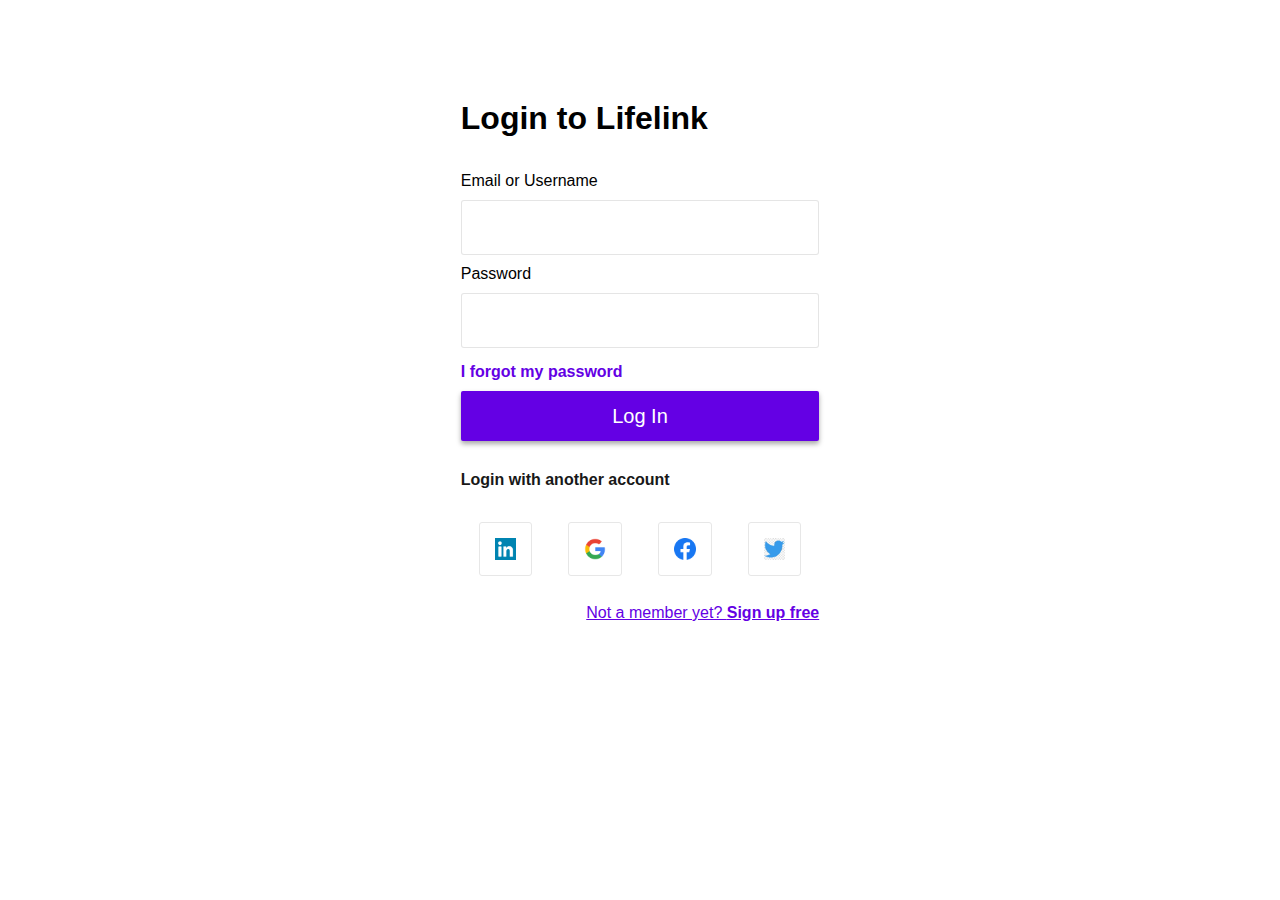
<file: Project4/index.html>
<!DOCTYPE html>
<html lang="en">
<head>
  <meta charset="UTF-8">
  <meta name="viewport" content="width=device-width, initial-scale=1.0">
  <meta http-equiv="X-UA-Compatible" content="ie=edge">
  <title>Document</title>
  <link rel="stylesheet" href="style.css">
  <link rel="stylesheet" href="https://stackpath.bootstrapcdn.com/font-awesome/4.7.0/css/font-awesome.min.css">
</head>
<body>
  <div class="container">
    <div class="header">
      <h1>Login to Lifelink</h1>
    </div>
    <form action="">
      <label for="">Email or Username</label>
      <input type="text" name="" id="">
      <label for="">Password</label>
      <input type="password" name="" id="">
      <a href="#">I forgot my password</a>
      <input type="submit" value="Log In">
    </form>
    <div class="footer">
      <h3>Login with another account</h3>
      <div class="images">
        <img src="images/1.png" alt="">
        <img src="images/2.png" alt="">
        <img src="images/3.png" alt="">
        <img src="images/5.jpg" alt="">
      </div>
      <a href="#">Not a member yet? <strong>Sign up free</strong></a>
    </div>
  </div>
</body>
</html>
</file>
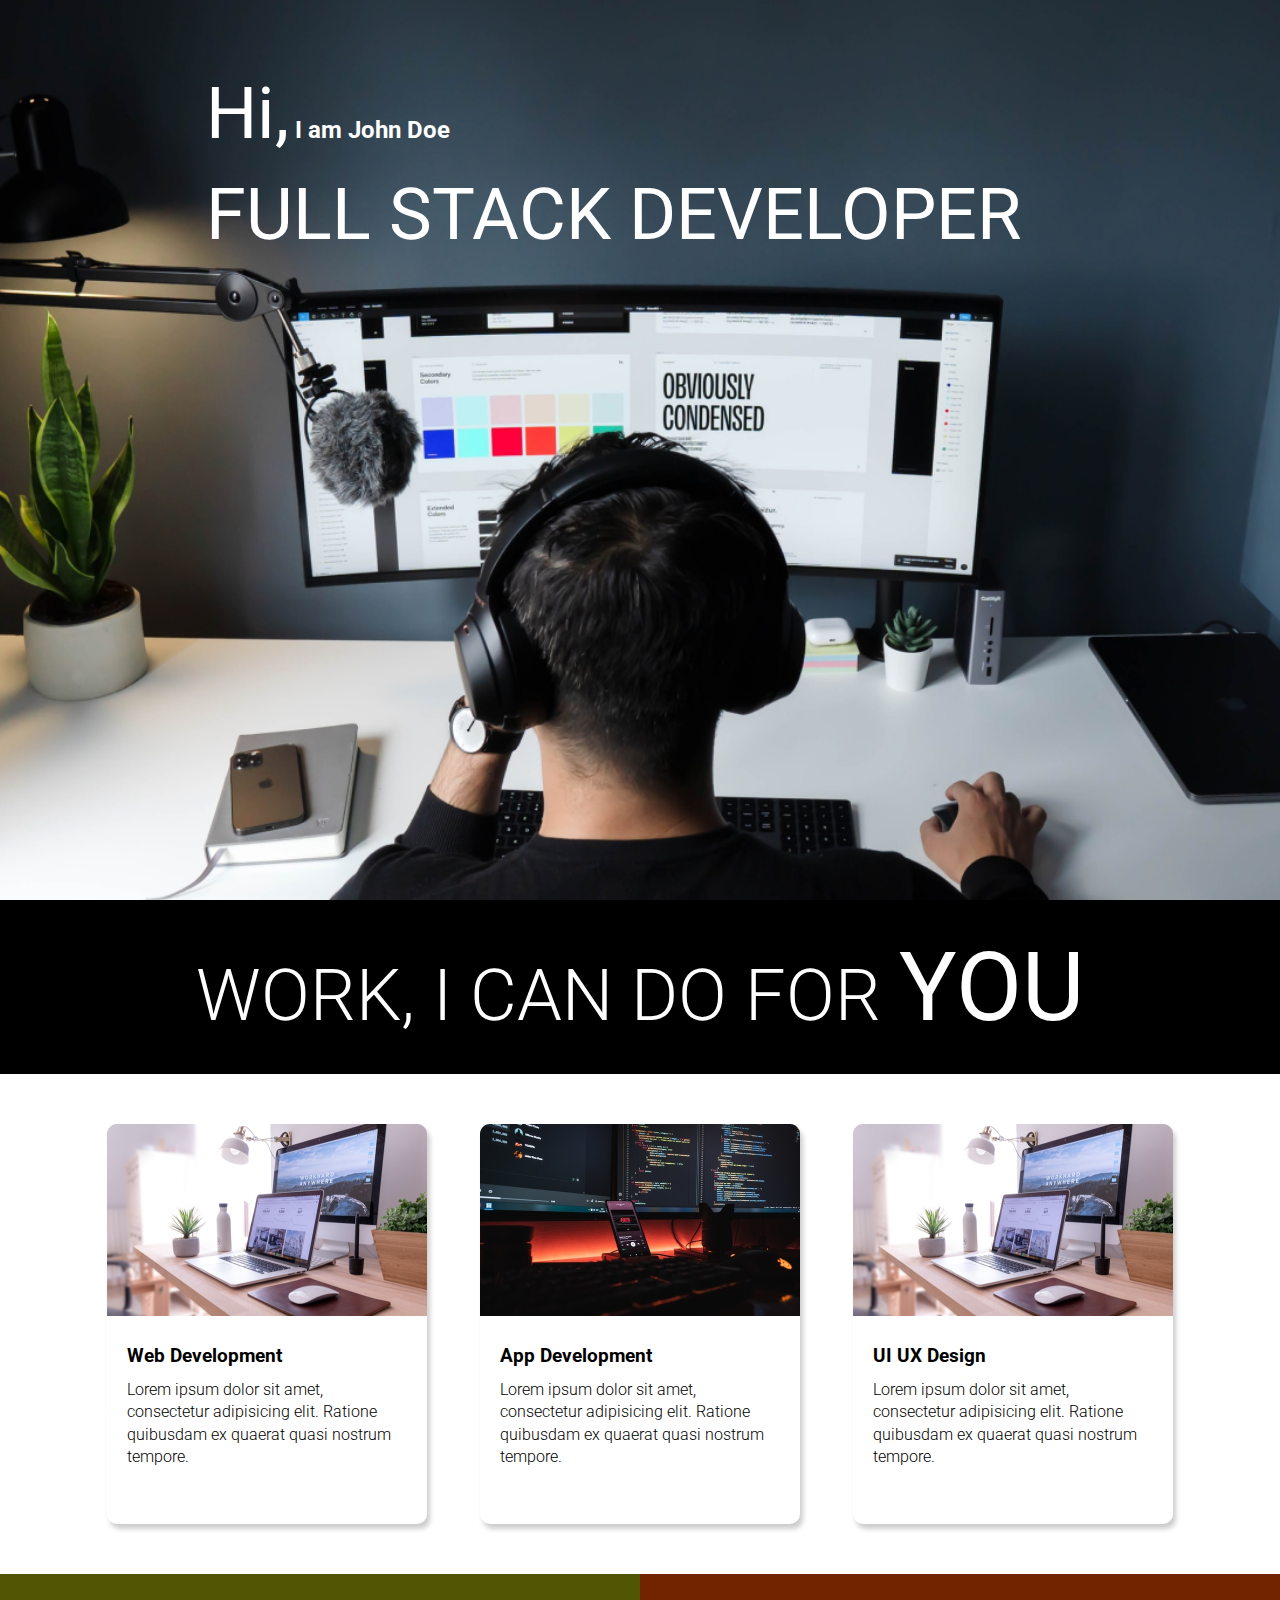
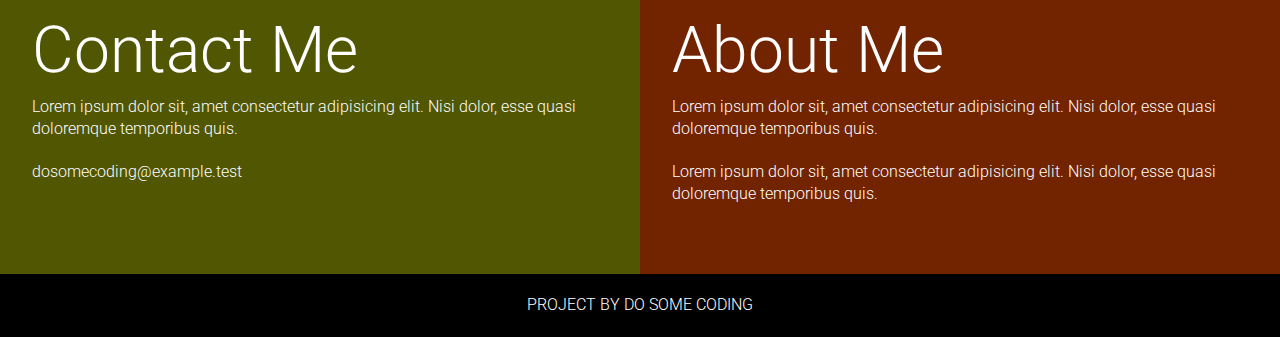
<file: Project5/index.html>
<!DOCTYPE html>
<html lang="en">
  <head>
    <meta charset="UTF-8" />
    <meta http-equiv="X-UA-Compatible" content="IE=edge" />
    <meta name="viewport" content="width=device-width, initial-scale=1.0" />
    <title>Developer | Landing Page</title>
    <link rel="stylesheet" href="style.css" />
  </head>
  <body>
    <section class="hero_section">
      <div class="text_container">
        <h2><span class="lg_text">Hi,</span> I am John Doe</h2>
        <h1 class="lg_text">FULL STACK DEVELOPER</h1>
      </div>
    </section>
    <section class="black_box">
      <h2>WORK, I CAN DO FOR <span>YOU</span></h2>
    </section>
    <section class="work">
      <div class="grid_item">
        <div class="card">
          <div class="image_container">
            <img src="images/web.png" alt="web development" />
          </div>
          <div class="card_content">
            <h3>Web Development</h3>
            <p>
              Lorem ipsum dolor sit amet, consectetur adipisicing elit. Ratione
              quibusdam ex quaerat quasi nostrum tempore.
            </p>
          </div>
        </div>
      </div>
      <div class="grid_item">
        <div class="card">
          <div class="image_container">
            <img src="images/mobile.png" alt="app development" />
          </div>
          <div class="card_content">
            <h3>App Development</h3>
            <p>
              Lorem ipsum dolor sit amet, consectetur adipisicing elit. Ratione
              quibusdam ex quaerat quasi nostrum tempore.
            </p>
          </div>
        </div>
      </div>
      <div class="grid_item">
        <div class="card">
          <div class="image_container">
            <img src="images/web.png" alt="web development" />
          </div>
          <div class="card_content">
            <h3>UI UX Design</h3>
            <p>
              Lorem ipsum dolor sit amet, consectetur adipisicing elit. Ratione
              quibusdam ex quaerat quasi nostrum tempore.
            </p>
          </div>
        </div>
      </div>
    </section>
    <section class="bottom_section">
      <div class="contact">
        <h2>Contact Me</h2>
        <p>
          Lorem ipsum dolor sit, amet consectetur adipisicing elit. Nisi dolor,
          esse quasi doloremque temporibus quis.
        </p>
        <p>dosomecoding@example.test</p>
      </div>
      <div class="about">
        <h2>About Me</h2>

        <p>
          Lorem ipsum dolor sit, amet consectetur adipisicing elit. Nisi dolor,
          esse quasi doloremque temporibus quis.
        </p>
        <p>
          Lorem ipsum dolor sit, amet consectetur adipisicing elit. Nisi dolor,
          esse quasi doloremque temporibus quis.
        </p>
      </div>
    </section>
    <footer>Project By do some coding</footer>
  </body>
</html>
</file>
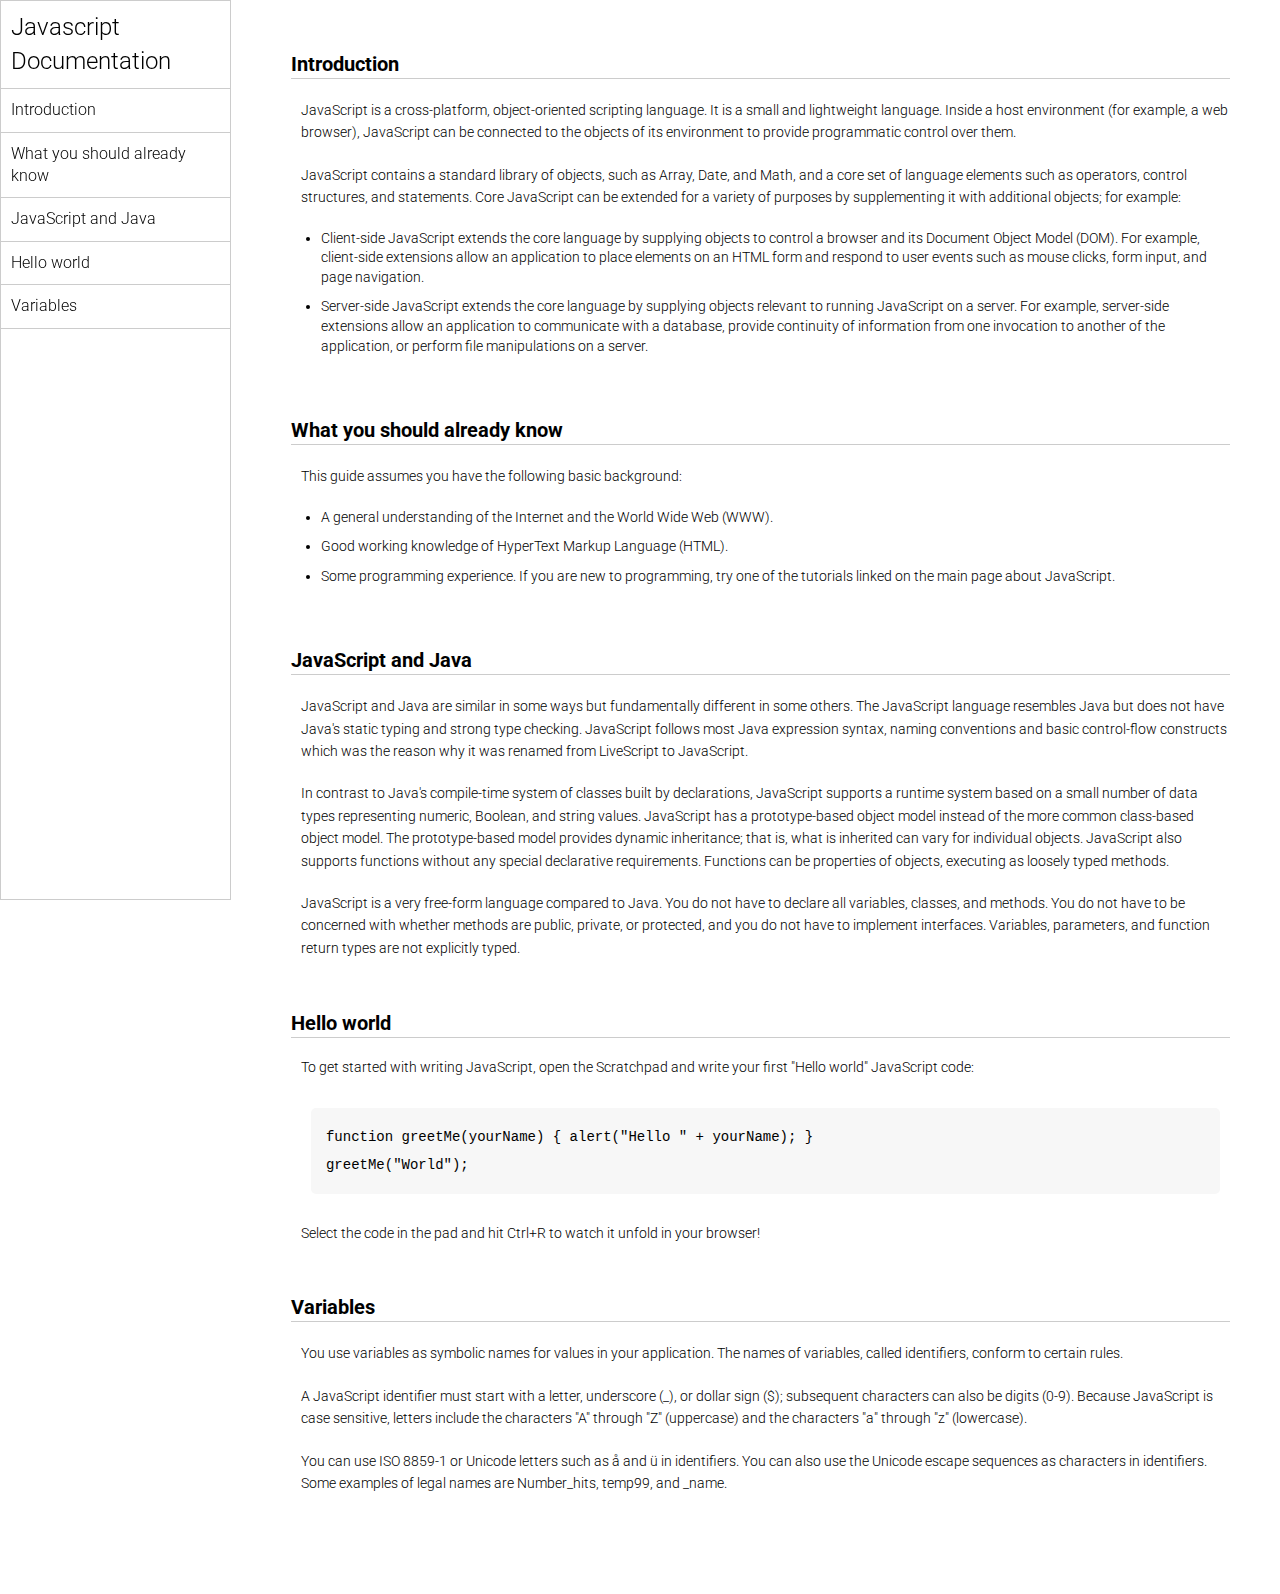
<file: Project6/index.html>
<!DOCTYPE html>
<html lang="en">
  <head>
    <meta charset="UTF-8" />
    <meta http-equiv="X-UA-Compatible" content="IE=edge" />
    <meta name="viewport" content="width=device-width, initial-scale=1.0" />
    <title>Javascript Documentation</title>
    <link rel="stylesheet" href="style.css" />
    <link rel="stylesheet" href="style.css" />
  </head>
  <body>
    <header>
      <nav>
        <h1>Javascript Documentation</h1>
        <ul>
          <a href="#Introduction"><li>Introduction</li></a>
          <a href="#What_you_should_already_know"
            ><li>What you should already know</li></a
          >
          <a href="#JavaScript_and_Java"><li>JavaScript and Java</li></a>
          <a href="#Hello_world"><li>Hello world</li></a>
          <a href="#Variables"><li>Variables</li></a>
        </ul>
      </nav>
    </header>
    <main>
      <section id="Introduction">
        <h2>Introduction</h2>
        <article>
          <p>
            JavaScript is a cross-platform, object-oriented scripting language.
            It is a small and lightweight language. Inside a host environment
            (for example, a web browser), JavaScript can be connected to the
            objects of its environment to provide programmatic control over
            them.
          </p>

          <p>
            JavaScript contains a standard library of objects, such as Array,
            Date, and Math, and a core set of language elements such as
            operators, control structures, and statements. Core JavaScript can
            be extended for a variety of purposes by supplementing it with
            additional objects; for example:
          </p>
          <ul>
            <li>
              Client-side JavaScript extends the core language by supplying
              objects to control a browser and its Document Object Model (DOM).
              For example, client-side extensions allow an application to place
              elements on an HTML form and respond to user events such as mouse
              clicks, form input, and page navigation.
            </li>
            <li>
              Server-side JavaScript extends the core language by supplying
              objects relevant to running JavaScript on a server. For example,
              server-side extensions allow an application to communicate with a
              database, provide continuity of information from one invocation to
              another of the application, or perform file manipulations on a
              server.
            </li>
          </ul>
        </article>
      </section>
      <section id="What_you_should_already_know">
        <h2>What you should already know</h2>
        <article>
          <p>This guide assumes you have the following basic background:</p>

          <ul>
            <li>
              A general understanding of the Internet and the World Wide Web
              (WWW).
            </li>
            <li>Good working knowledge of HyperText Markup Language (HTML).</li>
            <li>
              Some programming experience. If you are new to programming, try
              one of the tutorials linked on the main page about JavaScript.
            </li>
          </ul>
        </article>
      </section>
      <section id="JavaScript_and_Java">
        <h2>JavaScript and Java</h2>
        <article>
          <p>
            JavaScript and Java are similar in some ways but fundamentally
            different in some others. The JavaScript language resembles Java but
            does not have Java's static typing and strong type checking.
            JavaScript follows most Java expression syntax, naming conventions
            and basic control-flow constructs which was the reason why it was
            renamed from LiveScript to JavaScript.
          </p>

          <p>
            In contrast to Java's compile-time system of classes built by
            declarations, JavaScript supports a runtime system based on a small
            number of data types representing numeric, Boolean, and string
            values. JavaScript has a prototype-based object model instead of the
            more common class-based object model. The prototype-based model
            provides dynamic inheritance; that is, what is inherited can vary
            for individual objects. JavaScript also supports functions without
            any special declarative requirements. Functions can be properties of
            objects, executing as loosely typed methods.
          </p>
          <p>
            JavaScript is a very free-form language compared to Java. You do not
            have to declare all variables, classes, and methods. You do not have
            to be concerned with whether methods are public, private, or
            protected, and you do not have to implement interfaces. Variables,
            parameters, and function return types are not explicitly typed.
          </p>
        </article>
      </section>
      <section id="Hello_world">
        <h2>Hello world</h2>
        <article>
          To get started with writing JavaScript, open the Scratchpad and write
          your first "Hello world" JavaScript code:
          <code
            >function greetMe(yourName) { alert("Hello " + yourName); }
            greetMe("World");
          </code>

          Select the code in the pad and hit Ctrl+R to watch it unfold in your
          browser!
        </article>
      </section>
      <section id="Variables">
        <h2>Variables</h2>
        <article>
          <p>
            You use variables as symbolic names for values in your application.
            The names of variables, called identifiers, conform to certain
            rules.
          </p>
          <p>
            A JavaScript identifier must start with a letter, underscore (_), or
            dollar sign ($); subsequent characters can also be digits (0-9).
            Because JavaScript is case sensitive, letters include the characters
            "A" through "Z" (uppercase) and the characters "a" through "z"
            (lowercase).
          </p>
          <p>
            You can use ISO 8859-1 or Unicode letters such as å and ü in
            identifiers. You can also use the Unicode escape sequences as
            characters in identifiers. Some examples of legal names are
            Number_hits, temp99, and _name.
          </p>
        </article>
      </section>
    </main>
  </body>
</html>
</file>
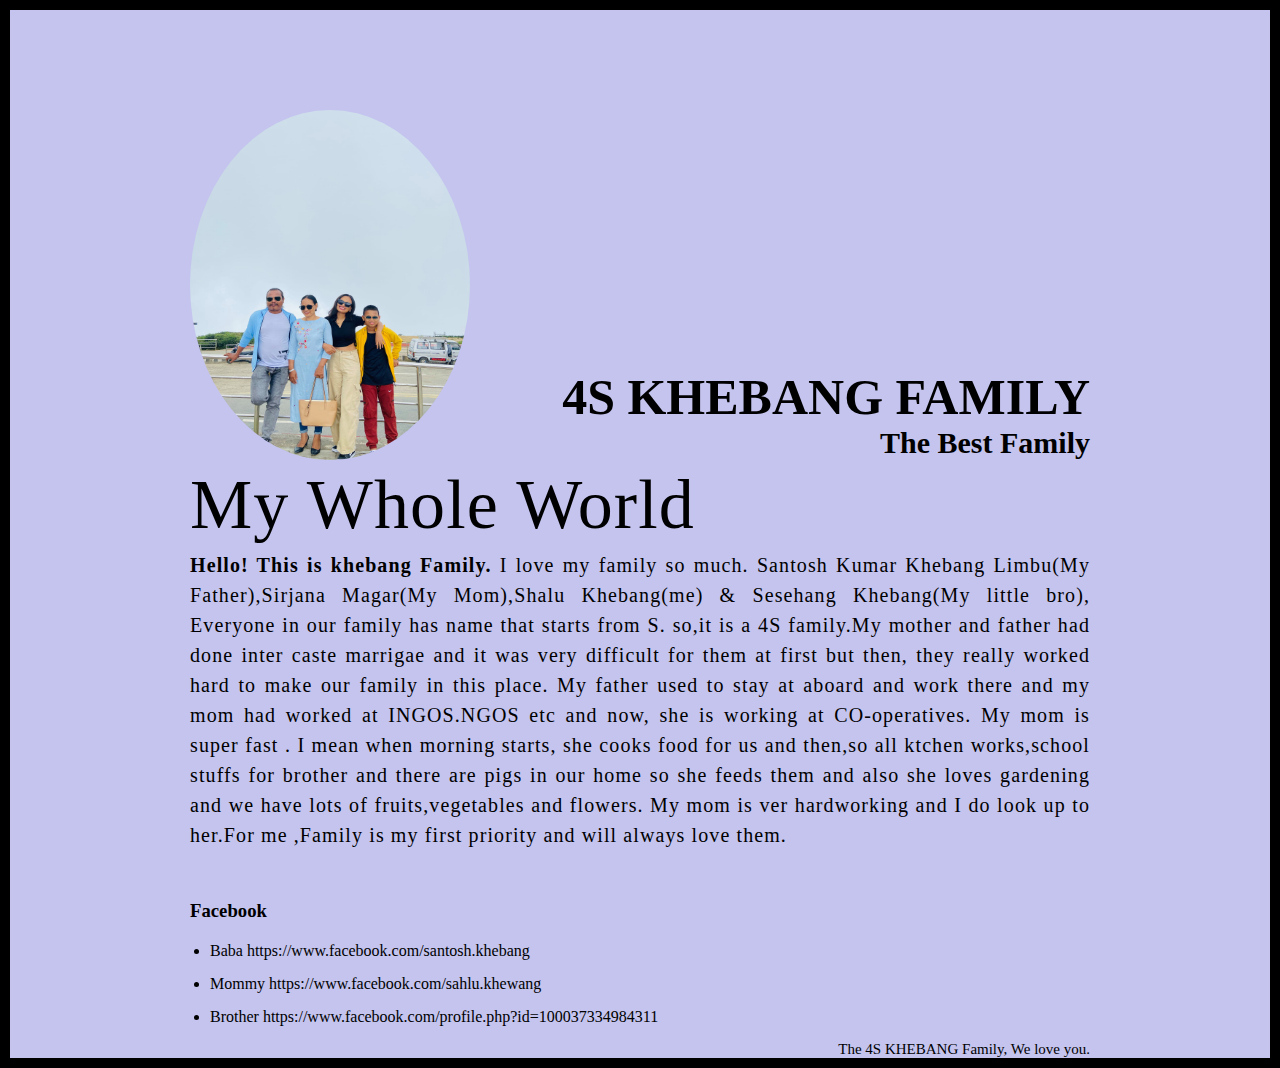
<file: Project1/Tribute.html>
<!DOCTYPE html>
<html lang="en">
<head>
    <meta charset="UTF-8">
    <meta name="viewport" content="width=device-width, initial-scale=1.0">
    <link href="tribute.css" rel="stylesheet">
    <title>The Tribute Website | To my parents</title>
    </head>
<body>
    <div class="container">
        <div class="content"> 
            <section class="top_section">
                <div class="image_container">
                  <img src="./images/Family.jpg" alt="tribute"/>
                  </div>
                  <div>
                    <h1>4S Khebang Family</h1>
                    <h4>The Best Family</h4>
                  </div>
                </section>
                <section class="about">
                <h2>My Whole World</h2>
                <p><b>Hello! This is khebang Family. </b>I love my family so much.
                    Santosh Kumar Khebang Limbu(My Father),Sirjana Magar(My Mom),Shalu Khebang(me)
                    & Sesehang Khebang(My little bro), Everyone in our family has name that starts from S.
                    so,it is a 4S family.My mother and father had done inter caste marrigae and it was very 
                    difficult for them at first but then, they really worked hard to make our family in this place.
                     My father used to stay at aboard and work there and my mom had worked at INGOS.NGOS etc and now,
                     she is working at CO-operatives. My mom is super fast . I mean when morning starts, she cooks food for us
                      and then,so all ktchen works,school stuffs for brother and there are pigs in our home so she feeds them and 
                      also she loves gardening and we have lots of fruits,vegetables and flowers. My mom is ver hardworking and I do 
                      look up to her.For me ,Family is my first priority and will always love them.
                </p>
            </section>
            <section class="Facebook_Accounts">
            <h3>Facebook</h3>
            <ul>
                <li>Baba  https://www.facebook.com/santosh.khebang</li>
                <li>Mommy https://www.facebook.com/sahlu.khewang</li>
                <li>Brother https://www.facebook.com/profile.php?id=100037334984311</li>
            </ul>
        </section>
        <footer> The 4S KHEBANG Family, We love you.</footer>
            </div>
        </div>
</body>
</html>
</file>
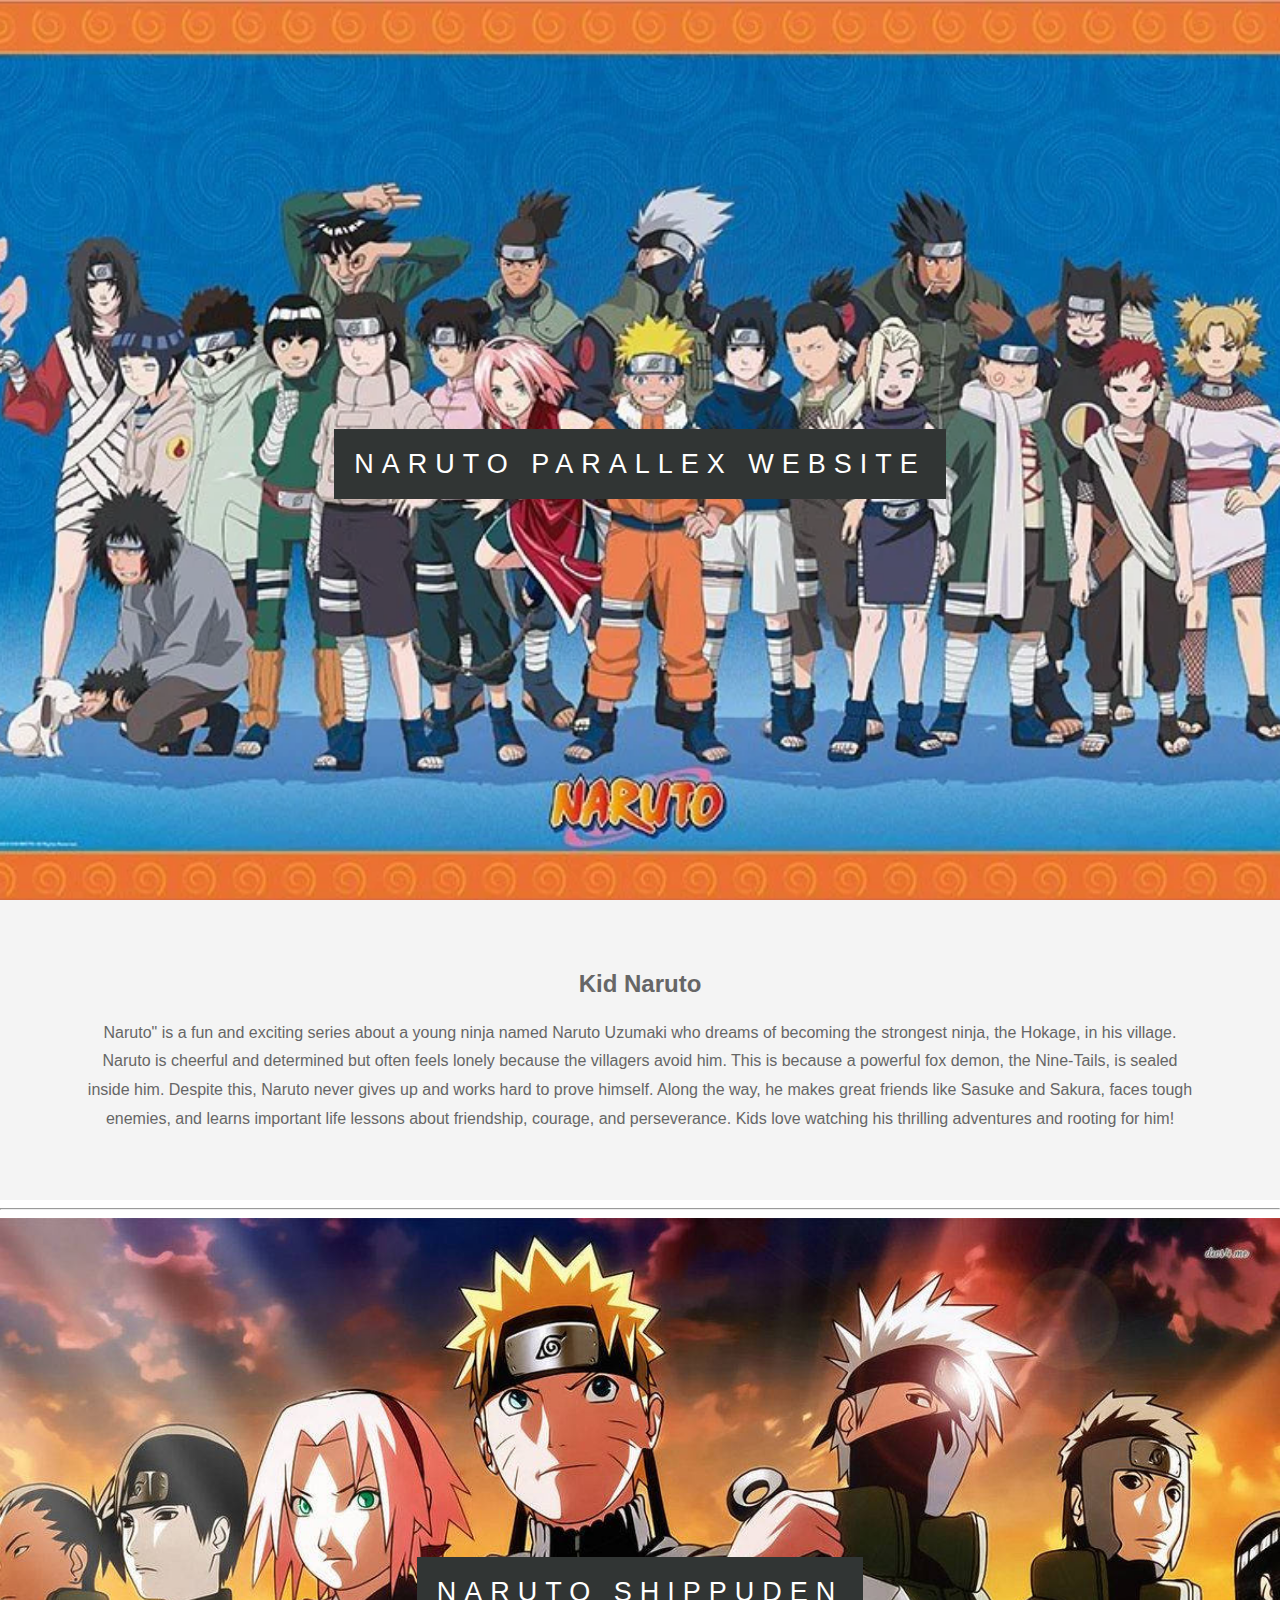
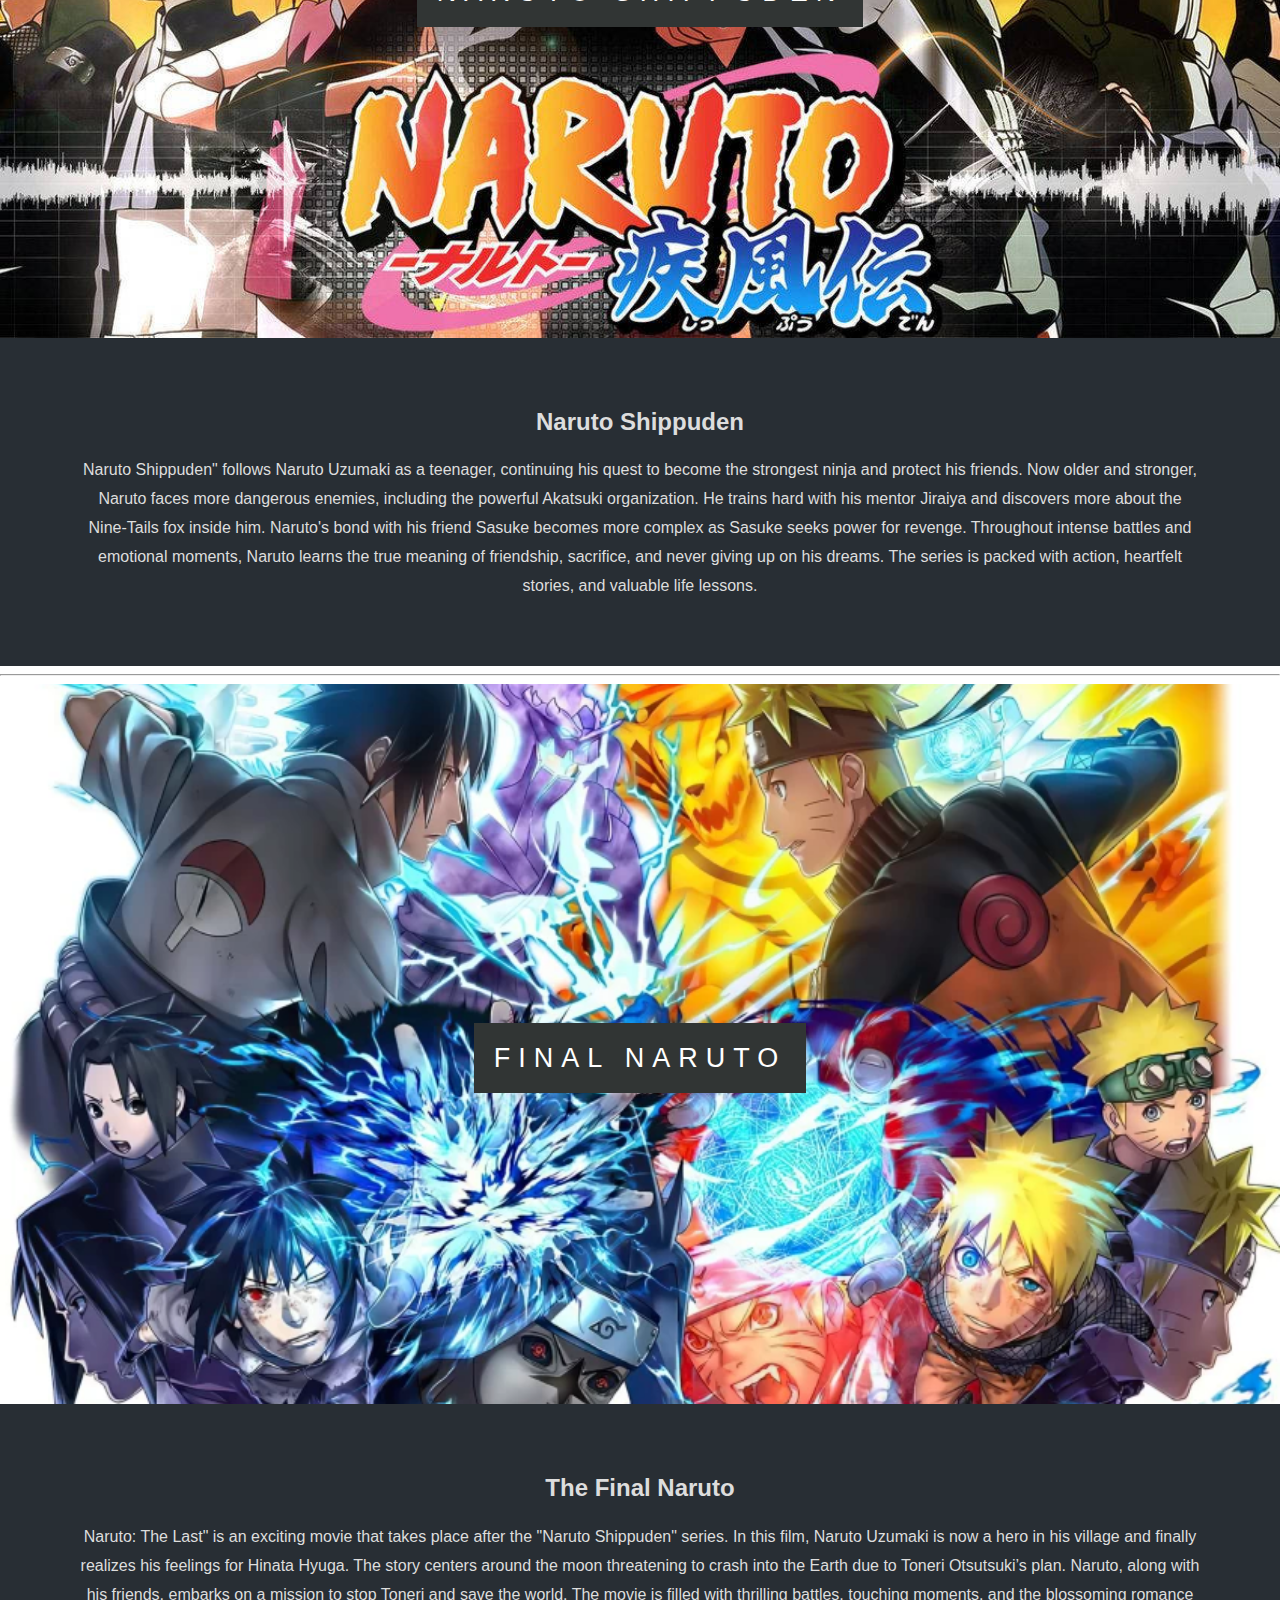
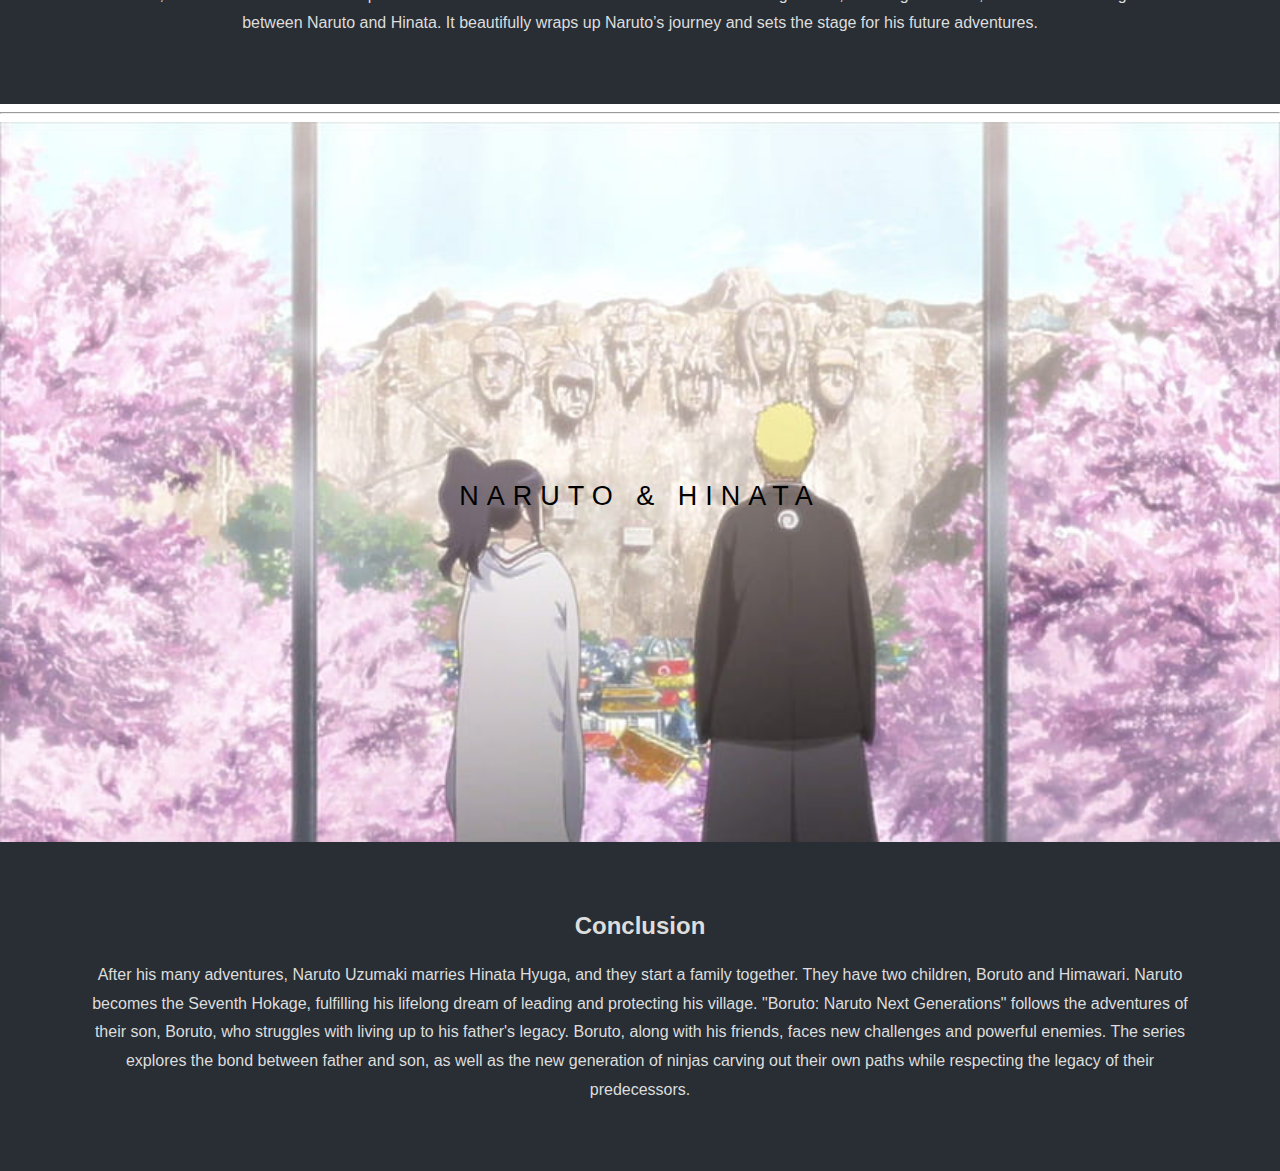
<file: Project2/1.html>
<!DOCTYPE html>
<html lang="en">
<head>
    <meta charset="UTF-8">
    <meta name="viewport" content="width=device-width, initial-scale=1.0">
    <title>PARALLEX WEBSITE OF NARUTO</title>
    <link rel="stylesheet" href="1.css">
</head>
<body>

    <section class="img1" > 
        <div class="text">
            <span class = "text1bg">
                NARUTO PARALLEX WEBSITE
            </span>
        </div>
    </section>
    <section class="section section1">
    <h2> Kid Naruto</h2>
    <p>Naruto" is a fun and exciting series about a young ninja named Naruto Uzumaki who dreams of becoming the strongest ninja, the Hokage, in his village. Naruto is cheerful and determined but often feels lonely because the villagers avoid him. This is because a powerful fox demon, the Nine-Tails, is sealed inside him. Despite this, Naruto never gives up and works hard to prove himself. Along the way, he makes great friends like Sasuke and Sakura, faces tough enemies, and learns important life lessons about friendship, courage, and perseverance. Kids love watching his thrilling adventures and rooting for him!</p>
     </section>

     <hr>

     <section class="img2" > 
        <div class="text">
            <span class = "text2bg">
                NARUTO SHIPPUDEN
            </span>
        </div>
    </section>
    <section class="section section2">
        <h2> Naruto Shippuden</h2>
        <p>Naruto Shippuden" follows Naruto Uzumaki as a teenager, continuing his quest to become the strongest ninja and protect his friends. Now older and stronger, Naruto faces more dangerous enemies, including the powerful Akatsuki organization. He trains hard with his mentor Jiraiya and discovers more about the Nine-Tails fox inside him. Naruto's bond with his friend Sasuke becomes more complex as Sasuke seeks power for revenge. Throughout intense battles and emotional moments, Naruto learns the true meaning of friendship, sacrifice, and never giving up on his dreams. The series is packed with action, heartfelt stories, and valuable life lessons.</p>
         </section>

<hr>
<section class="img3" > 
    <div class="text">
        <span class = "text3bg">
            FINAL NARUTO 
        </span>
    </div>
</section>
<section class="section section3">
    <h2> The Final Naruto</h2>
    <p>Naruto: The Last" is an exciting movie that takes place after the "Naruto Shippuden" series. In this film, Naruto Uzumaki is now a hero in his village and finally realizes his feelings for Hinata Hyuga. The story centers around the moon threatening to crash into the Earth due to Toneri Otsutsuki’s plan. Naruto, along with his friends, embarks on a mission to stop Toneri and save the world. The movie is filled with thrilling battles, touching moments, and the blossoming romance between Naruto and Hinata. It beautifully wraps up Naruto’s journey and sets the stage for his future adventures.</p>
     </section>

<hr>
<section class="img4" > 
    <div class="text">
        <span class = "text4bg">
            NARUTO & HINATA
        </span>
    </div>
</section>
<section class="section section4">
    <h2> Conclusion </h2>
    <p>After his many adventures, Naruto Uzumaki marries Hinata Hyuga, and they start a family together. They have two children, Boruto and Himawari. Naruto becomes the Seventh Hokage, fulfilling his lifelong dream of leading and protecting his village. "Boruto: Naruto Next Generations" follows the adventures of their son, Boruto, who struggles with living up to his father's legacy. Boruto, along with his friends, faces new challenges and powerful enemies. The series explores the bond between father and son, as well as the new generation of ninjas carving out their own paths while respecting the legacy of their predecessors.</p>
     </section>
</file>
<file: Project4/style.css>
*{
    margin:0;
    padding:0;
    box-sizing: border-box;
  }
  
  :root{
    --main-color:#6400e4;
    --box-shadow:0px 3px 5px 0px rgba(0,0,0,0.34);
    --hover-shadow:0px 4px 4px 0px rgba(3, 3, 3, 0.561);
    --nav-shadow:0px 0px 10px 0px rgba(0,0,0,0.100);
    --light-black:#141c3a;
  }
  
  body{
    font-family:"Nunito",sans-serif;
  }
  
  /* Nav */
  nav{
    height: 10vh;
    width:100%;
    margin:auto;
    box-shadow:var(--nav-shadow);
    display:flex;
    align-items: center;
  }
  
  .nav-container{
    width:90%;
    margin:auto;
    display:flex;
    align-items:center;
  }
  
  .logo{
    width:10%;
  }
  
  .links {
    display:flex;
    margin:0 2rem;
  }
  
  .links .link{
    list-style: none;
    margin:0 1.2rem;
    color:var(--light-black);
  }
  
  .container{
    width: 28%;
    margin: 100px auto;
  }
  
  
  form{
    display: flex;
    flex-direction: column;
    margin: 30px 0;
  }
  
  form label{
    margin: 5px 0;
  }
  
  form input[type="text"],input[type="password"]{
    margin: 5px 0;
    height: 55px;
    border: 0.5px solid #b8b8b85d;
    border-radius: 3px;
    padding: 0 15px;
    font-size:20px;
    font-family: "Nunito",sans-serif;
  }
  
  form a{
    margin: 10px 0;
    text-decoration: none;
    color: var(--main-color);
    font-weight:bold;
  }
  
  form input[type="submit"]{
    height:50px;
    background: var(--main-color);
    font-size:20px;
    font-family:"Nunito",sans-serif;
    border: none;
    border-radius: 2px;
    color:white;
    box-shadow: var(--box-shadow);
    cursor: pointer;
    transition: 0.1s ease;
  }
  
  form input[type="submit"]:hover{
    box-shadow:var(--hover-shadow);
    transform: translateY(-3px);
  }
  
  .footer h3{
    font-size: 16px;
    opacity:0.9;
  }
  
  .footer .images{
    display: flex;
    height: 10vh;
    align-items: center;
    justify-content:space-around;
    margin-top: 15px;
  }
  
  .footer .images img{
    width:15%;
    border: 1px solid #e7e7e7;
    padding: 15px;
    border-radius: 3px;
    transition: 0.3s ease;
  }
  
  .footer .images img:hover{
    box-shadow: var(--box-shadow);
    cursor: pointer;
  }
  
  .footer a{
    float: right;
    color: var(--main-color);
    margin:10px 0;
  }
</file>
<file: Project5/style.css>
@import url("https://fonts.googleapis.com/css2?family=Roboto:ital,wght@0,100;0,300;0,400;0,500;0,700;0,900;1,100;1,300;1,400;1,500;1,700;1,900&display=swap");
* {
  margin: 0;
  padding: 0;
  box-sizing: border-box;
}

html,
body {
  line-height: 1.4;
  font-weight: 300;
  font-family: "Roboto", sans-serif;
}

.hero_section {
  background-image: url(images/developer.png);
  min-height: 100vh;
  background-position: center;
  background-size: cover;
  background-repeat: no-repeat;
}
.text_container {
  color: white;
  max-width: 900px;
  margin: 0 auto;
  padding-top: 64px;
  padding-left: 16px;
}
.lg_text {
  font-size: 72px;
  font-weight: 400;
}
.black_box {
  background-color: #000;
  padding: 20px;
}
.black_box h2 {
  font-size: 72px;
  color: white;
  text-align: center;
  font-weight: 300;
}

.black_box h2 span {
  font-weight: 400;
  font-size: 96px;
}
.work {
  display: grid;
  gap: 20px;
  grid-template-columns: repeat(auto-fit, minmax(320px, 1fr));

  max-width: 1100px;
  margin: 50px auto;
}
.grid_item {
  display: flex;
  justify-content: center;
  align-items: center;
}
.card {
  max-width: 320px;
  height: 400px;
  border-radius: 10px;
  box-shadow: 3px 5px 5px rgba(1, 1, 1, 0.2);
  transition: 0.2s ease-in-out;
}
.card:hover {
  transform: scale(1.04);
  box-shadow: 3px 5px 5px rgba(1, 1, 1, 0.3);
  transition: 0.2s ease-in-out;
}
.card_content {
  padding: 20px;
}
.card_content h3 {
  margin-bottom: 10px;
}
.bottom_section {
  display: flex;
}
.contact {
  background-color: #515603;
}
.about {
  background-color: #722300;
}

.contact,
.about {
  min-height: 300px;
  padding: 32px;
  color: white;
}
.about h2,
.contact h2 {
  font-size: 64px;
  font-weight: 300;
}
.about p,
.contact p {
  margin-bottom: 20px;
}

footer {
  text-align: center;
  text-transform: uppercase;
  background-color: #000;
  padding: 20px;
  color: white;
}
@media (max-width: 786px) {
  .hero_section {
    min-height: 50vh;
  }
  .text_container {
    padding: 10px 0;
    text-align: center;
  }
  .lg_text {
    font-size: 32px;
  }
  .black_box h2 {
    font-size: 24px;
  }
  .black_box h2 span {
    font-weight: 400;
    font-size: 32px;
  }
  .bottom_section {
    flex-direction: column;
  }
  h1 {
    font-size: 32px;
  }
  .about h2,
  .contact h2 {
    font-size: 32px;
  }
}
</file>
<file: Project6/style.css>
@import url("https://fonts.googleapis.com/css2?family=Roboto:ital,wght@0,100;0,300;0,500;0,700;0,900;1,100;1,300;1,400;1,500;1,700;1,900&display=swap");

* {
  margin: 0;
  padding: 0;
  box-sizing: border-box;
}
html,
body {
  font-family: "Roboto", sans-serif;
  font-weight: 300;
  line-height: 1.4;
  scroll-behavior: smooth;
}

a {
  text-decoration: none;
}

body {
  display: flex;
  gap: 10px;
}

header {
  border: 1px solid #ccc;
  height: 100vh;
  position: sticky;
  top: 0;
}
nav {
  /* padding: 20px 10px; */
}
nav h1 {
  font-size: 1.5rem;
  font-weight: 300;
  padding: 10px;
  border-bottom: 1px solid #ccc;
}

nav ul {
  list-style: none;
}
nav ul li {
  border-bottom: 1px solid #ccc;
  padding: 10px;
  color: black;
}
nav ul li:hover {
  background: #ccc;
  transition: 0.3s ease-in-out;
}

/* Main Section */

main {
  padding: 50px;
}

section {
  margin-bottom: 50px;
  scroll-margin: 50px;
}

section article {
  max-width: 1200px;
  font-size: 14px;
}
section h2 {
  font-size: 20px;
  border-bottom: 1px solid #ccc;
  margin-bottom: 20px;
}

section article {
  margin-left: 10px;
  display: flex;
  flex-direction: column;
  gap: 20px;
}

section article ul {
  margin-left: 20px;
}
section article ul li {
  margin-bottom: 10px;
}

section article p {
  font-size: 14px;
  line-height: 1.6;
}

code {
  display: block;
  text-align: left;
  white-space: pre-line;
  line-height: 2;
  background-color: #f7f7f7;
  padding: 15px;
  margin: 10px;
  border-radius: 5px;
}
</file>
<file: Project1/tribute.css>
*{
    margin: 0;
    padding: 0;
    box-sizing: border-box;
}

.container
{
    background-color: #c4c4ef;
    min-height: 100vh;
    border: 10px solid black;


}
.content{
    max-width: 900px;
    margin: 0 auto ;
}

.top_section{
    margin-top: 100px;
    display: flex;
    justify-content: space-between;
    align-items: flex-end;

  
}

.top_section h1{
margin-top: 10px;
font-size: 50px;
font-weight : bold;
color: black;
text-transform: uppercase;
}

.top_section h4{
    font-size:30px;
    text-align: right;
}

.image_container{
    border-radius: 50%;
    overflow: hidden;
}
.image_container,img{
    width : 280px;
    height: 350px;
}
.about h2{
    margin-top: 30px;
    font-size: 70px;
    font-weight: 400;
    margin-bottom: 30px;
}

.about{
    font-size: 20px;
    line-height: 30px;
    letter-spacing: 1.1px;
    text-align: justify;
}

.Facebook_Accounts{
    margin-top: 50px;
}

.Facebook_Accounts h3{
    margin-bottom: 20px;
}

.Facebook_Accounts ul{
margin-left: 20px;
}

.Facebook_Accounts li{
    margin-bottom: 15px;
    }

footer{
    margin-bottom: 0%;
    font-size: 15px;
    text-align: end;
}
</file>
<file: Project2/1.css>
html,
body{
    height: 100%;
    margin: 0;
    font-size: 16px;
    font-family: "lato",sans-serif;
    font-weight: 400;
    line-height: 1.8em;
    color: #666;
}

.img1{
    background-image: url(image/Kidnaruto.webp);
    min-height: 100%;
    position: relative;
    background-position: center;
    background-size: cover;
    background-repeat: no-repeat;
}

.img1{
    background-image: url(image/Kidnaruto.webp);
    min-height: 100%;
}

.img2{
    background-image: url(image/naruto.jpg);
    min-height: 80%;
}
.img3{
    background-image: url(image/Final_naruto.webp);
    min-height: 80%;
}

.img4{
    background-image: url(image/naruto-hinata-wedding.jpg);
    min-height: 80%;}
.img1,
.img2,
.img3,
.img4{
    position: relative;
    background-position: center;
    background-size: cover;
    background-repeat: no-repeat;
}
.text{
    position: absolute;
    top: 50%;
    width: 100%;
    text-align: center;
    color: black;
    font-size: 27px;
    letter-spacing: 8px;
    text-transform: uppercase;
}

.text1bg{
    background-color: #313534;
    color: #fff;
    padding: 20px;
}

.text2bg{
    background-color: #313534;
    color: #fff;
    padding: 20px;}

.text3bg{
        background-color: #313534;
        color: #fff;
        padding: 20px;}


.section{
    padding: 50px 80px;
    text-align: center;
}

.section1{
    background-color: #f4f4f4;
    color: #666;
}

.section2{
    background-color: #282e34;
    color: #ddd;
}

.section3{
    background-color: #282e34;
    color: #ddd;
}

.section4{
    background-color: #282e34;
    color: #ddd;
}
</file>
